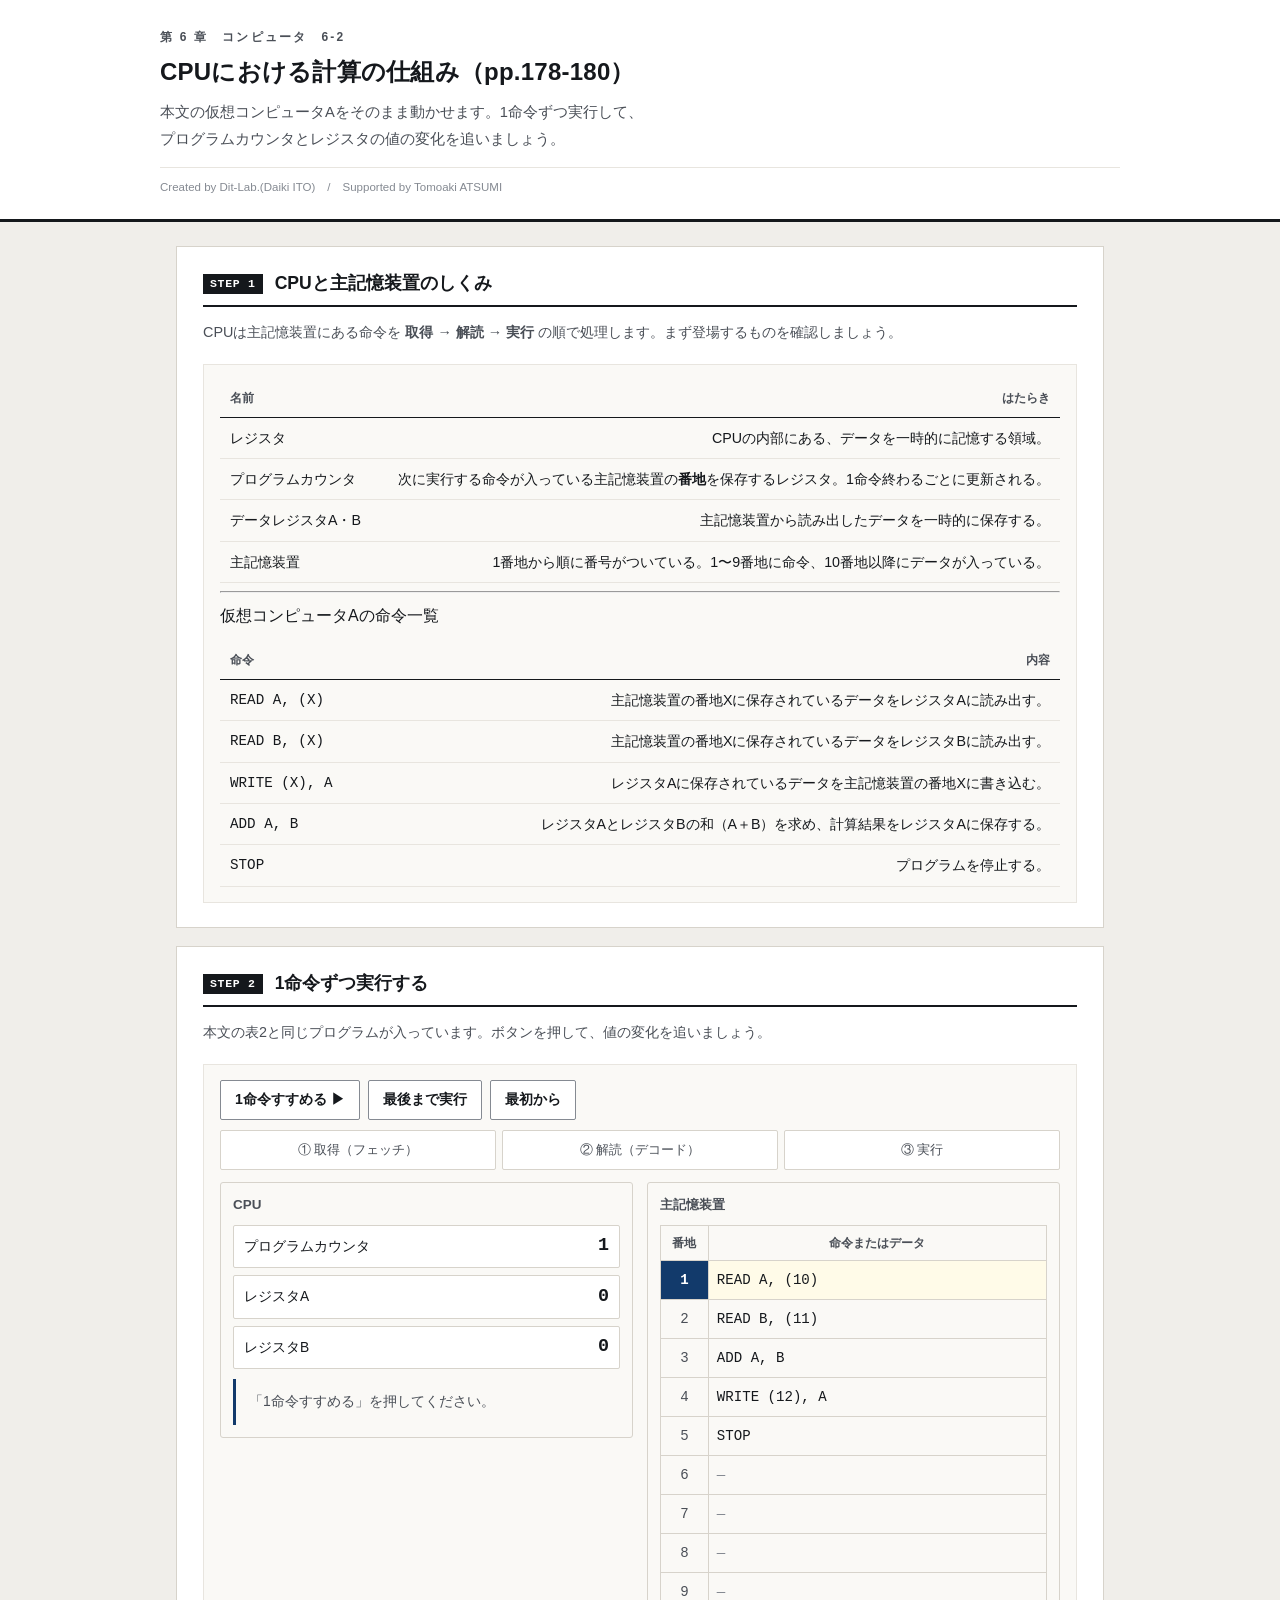
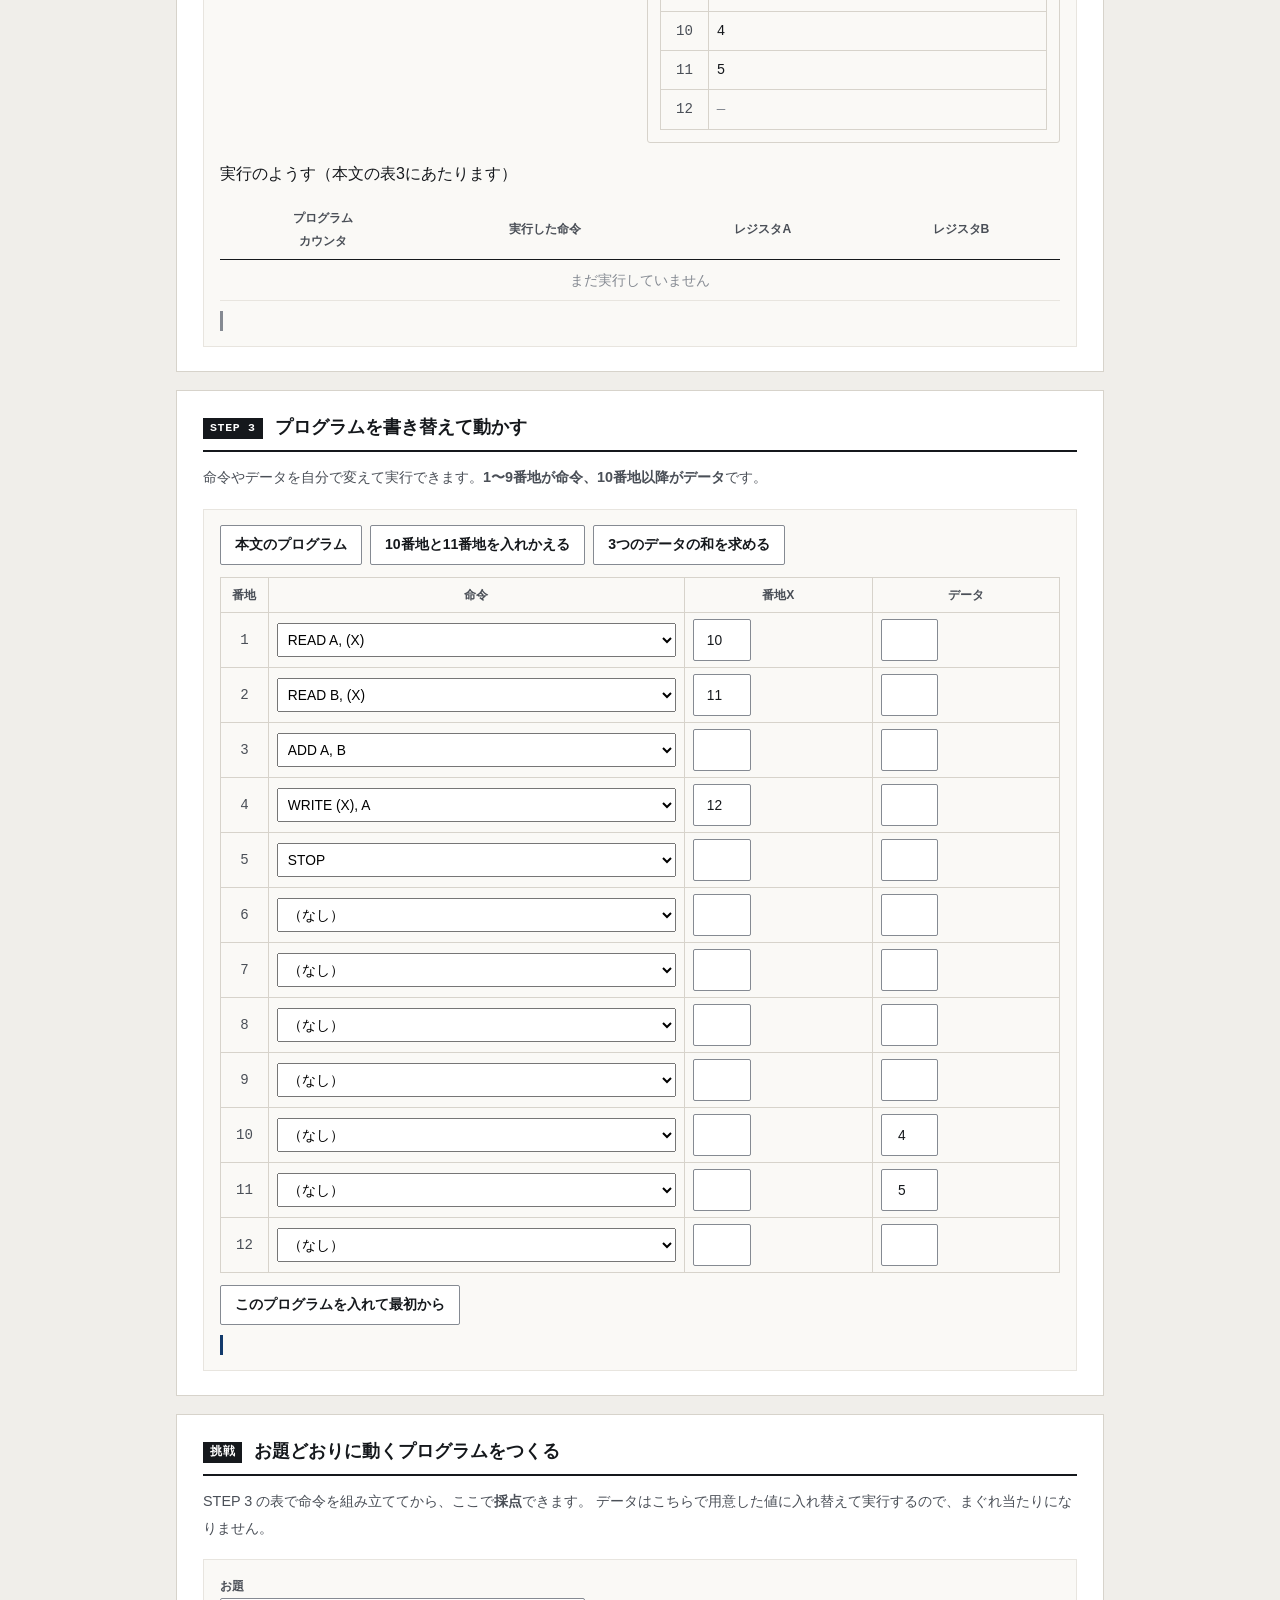
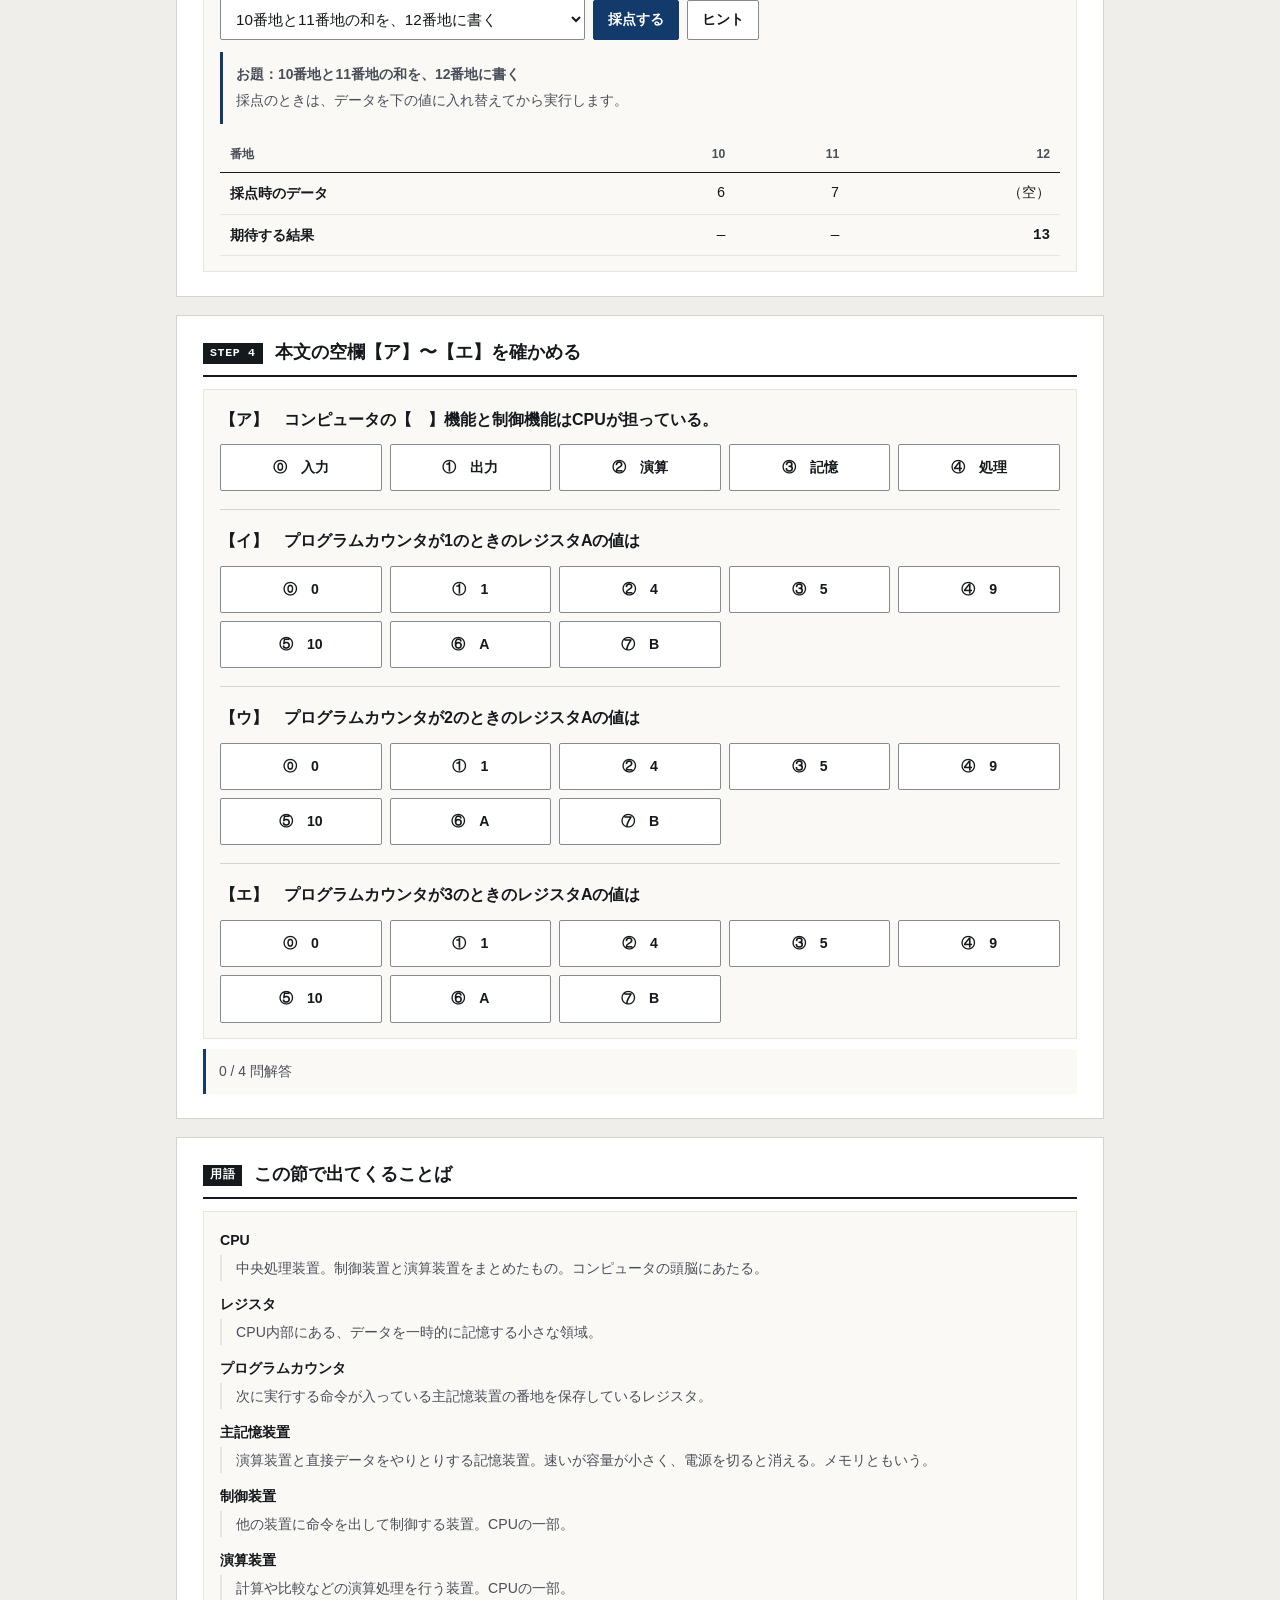
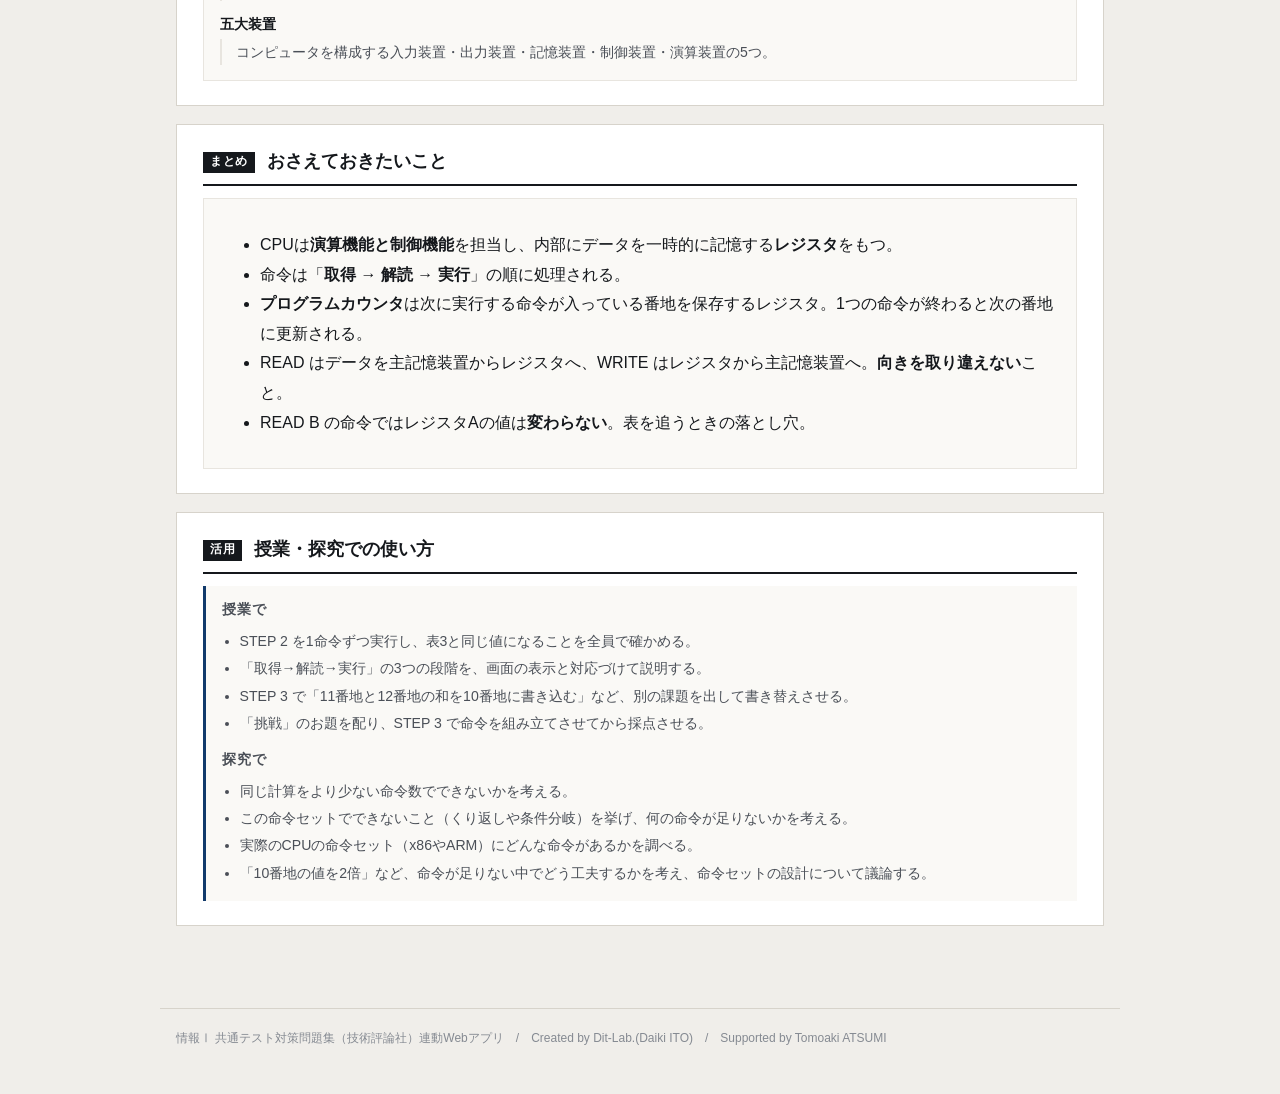
<file: index.html>
<!DOCTYPE html>
<html lang="ja">
<head>
<meta charset="UTF-8">
<meta name="viewport" content="width=device-width, initial-scale=1.0">
<title>CPUにおける計算の仕組み｜情報Ⅰ共通テスト対策問題集</title>
<meta name="description" content="本文の仮想コンピュータAをそのまま動かせます。1命令ずつ実行して、プログラムカウンタとレジスタの値の変化を追いましょう。">
<link rel="icon" href="data:image/svg+xml,%3Csvg xmlns=%22http://www.w3.org/2000/svg%22 viewBox=%220 0 32 32%22%3E%3Crect width=%2232%22 height=%2232%22 fill=%22%2315181c%22/%3E%3Ctext x=%2216%22 y=%2222%22 font-size=%2218%22 font-family=%22monospace%22 fill=%22%23fff%22 text-anchor=%22middle%22%3E01%3C/text%3E%3C/svg%3E">
<link rel="stylesheet" href="css/style.css?v=88681cd4">
<link rel="stylesheet" href="css/app.css?v=8c3cafe0">
</head>
<body>

<header class="app-header">
  <div class="inner">
    <span class="eyebrow">第 6 章　コンピュータ　6-2</span>
    <h1>CPUにおける計算の仕組み（pp.178-180）</h1>
    <p class="lead">本文の仮想コンピュータAをそのまま動かせます。1命令ずつ実行して、プログラムカウンタとレジスタの値の変化を追いましょう。</p>
    <p class="credit">Created by Dit-Lab.(Daiki ITO)　/　Supported by Tomoaki ATSUMI</p>
  </div>
</header>

<main class="wrap">
  <section class="step" id="step1">
    <h2><span class="no">STEP 1</span>CPUと主記憶装置のしくみ</h2>
    <p class="desc">CPUは主記憶装置にある命令を <strong>取得 → 解読 → 実行</strong> の順で処理します。まず登場するものを確認しましょう。</p>
    <div class="panel">
      <div class="tbl-scroll"><table class="tbl" id="partsTable"></table></div>
      <hr class="sep">
      <p class="qhead">仮想コンピュータAの命令一覧</p>
      <div class="tbl-scroll"><table class="tbl" id="isaTable"></table></div>
    </div>
  </section>

  <section class="step" id="step2">
    <h2><span class="no">STEP 2</span>1命令ずつ実行する</h2>
    <p class="desc">本文の表2と同じプログラムが入っています。ボタンを押して、値の変化を追いましょう。</p>
    <div class="panel">
      <div class="btn-row">
        <button class="btn" id="runStep">1命令すすめる ▶</button>
        <button class="btn" id="runAll">最後まで実行</button>
        <button class="btn" id="runReset">最初から</button>
      </div>
      <div class="phase" id="phaseBox">
        <div class="p" data-p="0">① 取得（フェッチ）</div>
        <div class="p" data-p="1">② 解読（デコード）</div>
        <div class="p" data-p="2">③ 実行</div>
      </div>
      <div class="machine" style="margin-top:12px">
        <div class="regbox">
          <h4>CPU</h4>
          <div class="reg" id="regPC"><span class="nm">プログラムカウンタ</span><span class="v">1</span></div>
          <div class="reg" id="regA"><span class="nm">レジスタA</span><span class="v">0</span></div>
          <div class="reg" id="regB"><span class="nm">レジスタB</span><span class="v">0</span></div>
          <div class="note info" id="curInst" style="margin-top:10px">「1命令すすめる」を押してください。</div>
        </div>
        <div class="regbox">
          <h4>主記憶装置</h4>
          <div class="tbl-scroll"><table class="mem" id="memTable"></table></div>
        </div>
      </div>
      <p class="qhead" style="margin-top:16px">実行のようす（本文の表3にあたります）</p>
      <div class="tbl-scroll"><table class="tbl trace" id="traceTable"></table></div>
      <div class="note" id="runNote" style="margin-top:10px"></div>
    </div>
  </section>

  <section class="step" id="step3">
    <h2><span class="no">STEP 3</span>プログラムを書き替えて動かす</h2>
    <p class="desc">命令やデータを自分で変えて実行できます。<strong>1〜9番地が命令、10番地以降がデータ</strong>です。</p>
    <div class="panel">
      <div class="btn-row" style="flex-wrap:wrap">
        <button class="btn" id="preBook">本文のプログラム</button>
        <button class="btn" id="preSwap">10番地と11番地を入れかえる</button>
        <button class="btn" id="preSum3">3つのデータの和を求める</button>
      </div>
      <div class="tbl-scroll" style="margin-top:12px"><table class="mem progedit" id="editTable"></table></div>
      <div class="btn-row" style="margin-top:12px">
        <button class="btn" id="applyProg">このプログラムを入れて最初から</button>
      </div>
      <div class="note info" id="editNote" style="margin-top:10px"></div>
    </div>
  </section>

  <section class="step" id="stepTask">
    <h2><span class="no">挑戦</span>お題どおりに動くプログラムをつくる</h2>
    <p class="desc">STEP 3 の表で命令を組み立ててから、ここで<strong>採点</strong>できます。
      データはこちらで用意した値に入れ替えて実行するので、まぐれ当たりになりません。</p>
    <div class="panel">
      <div class="btn-row" style="flex-wrap:wrap;align-items:flex-end">
        <label class="fld" for="taskSel" style="margin:0">お題<br>
          <select id="taskSel" class="sel" style="width:24em"></select></label>
        <button class="btn primary" id="taskRun">採点する</button>
        <button class="btn" id="taskHint">ヒント</button>
      </div>
      <div class="note info" id="taskDesc" style="margin-top:12px"></div>
      <div class="tbl-scroll" style="margin-top:12px"><table class="tbl" id="taskTable"></table></div>
      <div class="note" id="taskFb" hidden style="margin-top:12px"></div>
    </div>
  </section>

  <section class="step" id="step4">
    <h2><span class="no">STEP 4</span>本文の空欄【ア】〜【エ】を確かめる</h2>
    <div class="panel" id="blankBox"></div>
    <div class="note" id="blankNote" style="margin-top:10px"></div>
  </section>

  <section class="step" id="glossary">
    <h2><span class="no">用語</span>この節で出てくることば</h2>
    <div class="panel"><div id="glossBox"></div></div>
  </section>

  <section class="step" id="wrap">
    <h2><span class="no">まとめ</span>おさえておきたいこと</h2>
    <div class="panel">
      <ul class="bullets">
        <li>CPUは<strong>演算機能と制御機能</strong>を担当し、内部にデータを一時的に記憶する<strong>レジスタ</strong>をもつ。</li>
        <li>命令は「<strong>取得 → 解読 → 実行</strong>」の順に処理される。</li>
        <li><strong>プログラムカウンタ</strong>は次に実行する命令が入っている番地を保存するレジスタ。1つの命令が終わると次の番地に更新される。</li>
        <li>READ はデータを主記憶装置からレジスタへ、WRITE はレジスタから主記憶装置へ。<strong>向きを取り違えない</strong>こと。</li>
        <li>READ B の命令ではレジスタAの値は<strong>変わらない</strong>。表を追うときの落とし穴。</li>
      </ul>
    </div>
  </section>

  <section class="step">
    <h2><span class="no">活用</span>授業・探究での使い方</h2>
    <div class="use-note">
      <h3>授業で</h3>
      <ul>
        <li>STEP 2 を1命令ずつ実行し、表3と同じ値になることを全員で確かめる。</li>
        <li>「取得→解読→実行」の3つの段階を、画面の表示と対応づけて説明する。</li>
        <li>STEP 3 で「11番地と12番地の和を10番地に書き込む」など、別の課題を出して書き替えさせる。</li>
        <li>「挑戦」のお題を配り、STEP 3 で命令を組み立てさせてから採点させる。</li>
      </ul>
      <h3 style="margin-top:12px">探究で</h3>
      <ul>
        <li>同じ計算をより少ない命令数でできないかを考える。</li>
        <li>この命令セットでできないこと（くり返しや条件分岐）を挙げ、何の命令が足りないかを考える。</li>
        <li>実際のCPUの命令セット（x86やARM）にどんな命令があるかを調べる。</li>
        <li>「10番地の値を2倍」など、命令が足りない中でどう工夫するかを考え、命令セットの設計について議論する。</li>
      </ul>
    </div>
  </section>

</main>

<footer class="app-footer">
  情報Ⅰ 共通テスト対策問題集（技術評論社）連動Webアプリ　/　Created by Dit-Lab.(Daiki ITO)　/　Supported by Tomoaki ATSUMI
</footer>

<script src="js/terms.js?v=31ea8772"></script>
<script src="js/app.js?v=0a68e9ec"></script>
</body>
</html>
</file>
<file: css/style.css>
/* =========================================================
   情報Ⅰ 共通テスト対策問題集 — Web アプリ共通スタイル
   紙面（参考書）に寄せた設計。装飾色は使わず、色は意味を持つときだけ。
   ========================================================= */

:root{
  --paper:#ffffff;
  --paper-2:#faf9f6;      /* うすい紙 */
  --bg:#f0eeea;           /* 台紙 */
  --ink:#15181c;
  --ink-2:#4a4f57;
  --ink-3:#858a92;
  --rule:#d7d3cb;
  /* 旧名のまま書かれているアプリ用の別名（未定義だと枠線や文字色が消えるため） */
  --line: var(--rule);
  --muted: var(--ink-2);
  --sans: var(--font);         /* 罫線 */
  --rule-2:#e8e5df;
  --accent:#123a6b;       /* 濃紺。主要操作と現在地だけに使う */
  --accent-w:#e9eef6;
  --zero:#c0392b;         /* 左＝0 */
  --one:#1d4ed8;          /* 右＝1 */
  --ok:#1f7a3d;   --ok-bg:#eef6f0;
  --ng:#b3261e;   --ng-bg:#fbefee;
  --warn:#8a5a00; --warn-bg:#fbf5e8;
  --font:"Hiragino Kaku Gothic ProN","Hiragino Sans","Yu Gothic Medium","Yu Gothic",
         "Noto Sans JP",Meiryo,-apple-system,BlinkMacSystemFont,sans-serif;
  --mono:"SFMono-Regular",Menlo,Consolas,"Courier New",monospace;
}

*{box-sizing:border-box}
[hidden]{display:none !important}
html{-webkit-text-size-adjust:100%}
body{
  margin:0; background:var(--bg); color:var(--ink);
  font-family:var(--font); font-size:16px; line-height:1.85;
  font-feature-settings:"palt" 1;
}
h1,h2,h3,h4{line-height:1.45; margin:0; font-weight:700}
p{margin:0 0 .75em} p:last-child{margin-bottom:0}
a{color:var(--accent)}

/* ---------- 標題 ---------- */
.app-header{background:var(--paper); border-bottom:3px solid var(--ink); padding:26px 20px 20px}
.app-header .inner{max-width:960px; margin:0 auto}
.app-header .eyebrow{
  font-size:.75rem; font-weight:700; color:var(--ink-2); letter-spacing:.18em;
  display:block; margin-bottom:7px;
}
.app-header h1{font-size:1.5rem; letter-spacing:.01em}
.app-header .lead{font-size:.92rem; color:var(--ink-2); margin-top:9px; max-width:60ch}
.app-header .credit{
  font-size:.72rem; color:var(--ink-3); margin-top:14px;
  padding-top:9px; border-top:1px solid var(--rule-2);
}

/* ---------- 版面 ---------- */
.wrap{max-width:960px; margin:0 auto; padding:24px 16px 64px}
.step{background:var(--paper); border:1px solid var(--rule); padding:24px 26px; margin-bottom:18px}
.step > h2{
  display:flex; align-items:baseline; gap:12px; font-size:1.1rem;
  padding-bottom:9px; border-bottom:2px solid var(--ink); margin-bottom:12px;
}
.step > h2 .no{
  flex:none; font-family:var(--mono); font-size:.72rem; font-weight:700;
  background:var(--ink); color:var(--paper); padding:2px 7px; letter-spacing:.06em;
  position:relative; top:-2px;
}
.step > .desc{color:var(--ink-2); font-size:.9rem; margin-bottom:18px}
.step[hidden]{display:none}

.grid{display:grid; gap:20px}
.grid > *{min-width:0}          /* 子の中身で列が広がるのを防ぐ */
@media(min-width:800px){ .grid.c2{grid-template-columns:1fr 1fr} }
@media(min-width:800px){ .grid.c21{grid-template-columns:1.45fr 1fr} }

.panel{border:1px solid var(--rule-2); background:var(--paper-2); padding:15px 16px; min-width:0}
.panel > h3{
  font-size:.8rem; font-weight:700; color:var(--ink-2); letter-spacing:.08em;
  margin-bottom:12px; padding-bottom:6px; border-bottom:1px solid var(--rule);
}

/* ---------- 部品 ---------- */
.btn{
  appearance:none; border:1px solid var(--ink-3); background:var(--paper); color:var(--ink);
  font-family:inherit; font-size:.88rem; font-weight:700; padding:8px 14px;
  border-radius:2px; cursor:pointer; min-height:40px; line-height:1.4;
  transition:background .12s, border-color .12s, color .12s;
}
.btn:hover:not(:disabled){background:var(--accent-w); border-color:var(--accent); color:var(--accent)}
.btn:disabled{opacity:.35; cursor:not-allowed}
.btn.primary{background:var(--accent); color:var(--paper); border-color:var(--accent)}
.btn.primary:hover:not(:disabled){background:#0d2c53; color:var(--paper)}
.btn.ghost{border-color:var(--rule); color:var(--ink-2)}
.btn.sm{font-size:.8rem; padding:5px 10px; min-height:34px}
.btn-row{display:flex; flex-wrap:wrap; gap:8px; align-items:center}

/* タブ（見出し下線式） */
.seg{display:flex; gap:0; border-bottom:1px solid var(--rule)}
.seg button{
  appearance:none; border:0; background:transparent; font-family:inherit; font-size:.88rem;
  font-weight:700; color:var(--ink-3); padding:9px 4px; margin-right:26px; cursor:pointer;
  border-bottom:3px solid transparent; margin-bottom:-1px; min-height:40px;
}
.seg button:hover{color:var(--ink-2)}
.seg button[aria-pressed="true"]{color:var(--ink); border-bottom-color:var(--accent)}

label.fld{display:block; font-size:.78rem; font-weight:700; color:var(--ink-2); margin-bottom:5px; letter-spacing:.04em}
input[type=text], textarea, input[type=number]{
  width:100%; font-family:inherit; font-size:1rem; color:var(--ink);
  border:1px solid var(--ink-3); border-radius:2px; padding:9px 11px;
  background:var(--paper); min-height:42px;
}
input:focus, textarea:focus{outline:2px solid var(--accent); outline-offset:-1px; border-color:var(--accent)}
.btn:focus-visible, .seg button:focus-visible, .node-card:focus-visible{outline:2px solid var(--accent); outline-offset:2px}
textarea{resize:vertical; line-height:1.7}
.mono{font-family:var(--mono)}

table.tbl{width:100%; border-collapse:collapse; font-size:.89rem}
table.tbl th, table.tbl td{border-bottom:1px solid var(--rule-2); padding:7px 10px; text-align:right}
table.tbl th:first-child, table.tbl td:first-child{text-align:left}
table.tbl thead th{border-bottom:1.5px solid var(--ink); font-size:.76rem; color:var(--ink-2); font-weight:700; white-space:nowrap}
.tbl-scroll{overflow-x:auto; -webkit-overflow-scrolling:touch; max-width:100%}

.note{padding:10px 13px; font-size:.87rem; border-left:3px solid var(--ink-3); background:var(--paper-2); overflow-wrap:break-word; word-break:break-word}
.note.ok{background:var(--ok-bg); border-left-color:var(--ok); color:#123f22}
.note.ng{background:var(--ng-bg); border-left-color:var(--ng); color:#6d1a15}
.note.info{background:var(--paper-2); border-left-color:var(--accent); color:var(--ink-2)}
.note.warn{background:var(--warn-bg); border-left-color:var(--warn); color:#5c3d00}
.note[hidden]{display:none}

.badge{
  display:inline-block; font-size:.72rem; font-weight:700; padding:1px 7px;
  border:1px solid var(--rule); color:var(--ink-2); background:var(--paper); letter-spacing:.04em;
}

/* 数値は罫線で仕切るだけ。カードにしない */
.metrics{display:flex; flex-wrap:wrap; gap:0; border-top:1px solid var(--rule)}
.metric{flex:1 1 130px; padding:11px 14px 11px 0; border-right:1px solid var(--rule-2)}
.metric:last-child{border-right:0}
.metric .k{font-size:.74rem; color:var(--ink-3); font-weight:700; letter-spacing:.05em}
.metric .v{font-size:1.6rem; font-weight:700; line-height:1.3; font-family:var(--mono); letter-spacing:-.01em}
.metric .s{font-size:.76rem; color:var(--ink-2)}

.bit0{color:var(--zero); font-weight:700}
.bit1{color:var(--one); font-weight:700}

.app-footer{
  max-width:960px; margin:0 auto; padding:18px 16px 44px; color:var(--ink-3);
  font-size:.75rem; border-top:1px solid var(--rule);
}
.sr-only{position:absolute;width:1px;height:1px;overflow:hidden;clip:rect(0 0 0 0);white-space:nowrap}

@media(max-width:640px){
  body{font-size:15px}
  .app-header{padding:20px 16px 16px}
  .app-header h1{font-size:1.16rem}
  .wrap{padding:16px 12px 52px}
  .step{padding:18px 15px}
  .seg button{margin-right:18px; font-size:.84rem}
  .metric{flex-basis:50%; border-right:0}
}
@media (prefers-reduced-motion:reduce){ *{animation:none!important; transition:none!important} }

/* ---------- 自分のデータ・共有・印刷 ---------- */
.toolbar{display:flex; flex-wrap:wrap; gap:8px; align-items:center; margin-top:12px;
  padding-top:12px; border-top:1px solid var(--rule-2)}
.toolbar .hint{font-size:.78rem; color:var(--ink-3)}
.paste-area{width:100%; min-height:110px; font-family:var(--mono); font-size:.86rem}
.use-note{background:var(--paper-2); border-left:3px solid var(--accent); padding:14px 16px; font-size:.88rem}
.use-note h3{font-size:.86rem; letter-spacing:.06em; margin-bottom:8px; color:var(--ink-2)}
.use-note ol, .use-note ul{margin:0; padding-left:1.25em; line-height:1.95; color:var(--ink-2)}

@media print{
  body{background:#fff}
  .app-header{border-bottom:2px solid #000}
  .step{border:1px solid #bbb; break-inside:avoid; page-break-inside:avoid; margin-bottom:12px}
  .btn, .seg, .toolbar, input[type=range]{display:none !important}
  .note{border-left-width:2px}
  a[href]:after{content:""}
}

/* ---------- 入力グリッド ---------- */
.dg-scroll{overflow:auto; -webkit-overflow-scrolling:touch; border:1px solid var(--rule); background:var(--paper); max-height:420px}
table.dg{border-collapse:collapse; font-family:var(--mono); font-size:.9rem; min-width:100%}
table.dg th, table.dg td{border:1px solid var(--rule-2); padding:0}
table.dg thead th{background:var(--paper-2); position:sticky; top:0; z-index:2}
table.dg .dg-n{background:var(--paper-2); color:var(--ink-3); font-size:.76rem; font-weight:400;
  text-align:center; min-width:34px; padding:0 4px; position:sticky; left:0; z-index:1}
table.dg .dg-corner{background:var(--paper-2); min-width:34px; position:sticky; left:0; z-index:3}
table.dg .dg-act{background:var(--paper-2); width:34px}
.dg-h, .dg-c{width:100%; min-width:96px; border:0; background:transparent; font-family:inherit;
  font-size:.9rem; padding:8px 9px; color:var(--ink); min-height:38px}
.dg-h{font-weight:700; font-family:var(--font); font-size:.82rem; color:var(--ink-2)}
.dg-c.num{text-align:right}
.dg-c:focus, .dg-h:focus{outline:2px solid var(--accent); outline-offset:-2px; background:var(--accent-w)}
.dg-del{border:0; background:transparent; color:var(--ink-3); cursor:pointer; width:32px; height:34px; font-size:1rem}
.dg-del:hover{color:var(--ng)}
.dg-tools{display:flex; flex-wrap:wrap; gap:8px; align-items:center; margin-top:10px}
.dg-hint{font-size:.76rem; color:var(--ink-3)}

/* ---------- ファイル読み込み ---------- */
.filebox{display:flex; flex-wrap:wrap; gap:10px; align-items:center; padding:12px;
  border:1px dashed var(--rule); background:var(--paper-2)}
.filebox input[type=file]{font-size:.85rem; font-family:inherit; max-width:100%}
.filebox .sel{max-width:220px}
.filelabel{display:inline-flex; align-items:center; gap:6px; font-size:.85rem; font-weight:700;
  border:1px solid var(--ink-3); background:var(--paper); padding:8px 14px; border-radius:2px; cursor:pointer; min-height:40px}
.filelabel:hover{border-color:var(--accent); color:var(--accent); background:var(--accent-w)}
.filelabel input{display:none}

/* ---------- 用語解説 ---------- */
.term{position:relative; border-bottom:1.5px dotted var(--accent); cursor:help; color:var(--accent); font-weight:700}
.term .term-pop{display:none; position:absolute; left:0; top:1.7em; z-index:50; width:min(300px,78vw);
  background:var(--paper); border:1px solid var(--ink-3); box-shadow:0 6px 20px rgba(0,0,0,.14);
  padding:10px 12px; font-size:.82rem; font-weight:400; color:var(--ink-2); line-height:1.75;
  border-left:3px solid var(--accent); cursor:auto; text-align:left}
.term .term-pop b{display:block; color:var(--ink); font-size:.86rem; margin-bottom:3px}
.term.open .term-pop{display:block}
dl.gloss{margin:0; font-size:.88rem}
dl.gloss dt{font-weight:700; color:var(--ink); margin-top:10px}
dl.gloss dt:first-child{margin-top:0}
dl.gloss dd{margin:2px 0 0; color:var(--ink-2); line-height:1.85; padding-left:1em; border-left:2px solid var(--rule-2)}
@media print{ .term{border-bottom:0; color:inherit} .term .term-pop{display:none !important} }

/* ---------- スマホ・タブレット ---------- */
@media (max-width:1024px){
  /* iOS で入力時に画面が勝手に拡大するのを防ぐ（16px 未満だとズームする） */
  input[type=text], input[type=number], textarea, select, .dg-c, .dg-h{ font-size:16px }
  .dg-c, .dg-h{ min-width:110px }
}
@media (max-width:820px){
  .grid.c2,.grid.c21{grid-template-columns:1fr}
  .dg-scroll{max-height:340px}
  .filebox{flex-direction:column; align-items:stretch}
  .filebox .sel{max-width:100%}
  .term .term-pop{left:auto; right:0; width:min(280px,86vw)}
}
@media (max-width:480px){
  .step > h2{font-size:1rem; flex-wrap:wrap}
  .metrics{gap:0}
  .metric{flex-basis:50%; padding-right:10px}
  .metric .v{font-size:1.3rem}
  .btn{padding:8px 12px}
  .dg-tools{gap:6px}
  .dg-hint{width:100%}
}
/* タッチ操作でのスクロールを滑らかに */
.tbl-scroll, .dg-scroll, .tree-box{ -webkit-overflow-scrolling:touch; overscroll-behavior-x:contain }

/* 幅指定つきの入力欄がスマートフォンではみ出さないようにする */
input[type=text], input[type=number], input[type=search], textarea, select{ max-width:100% }
.btn-row > label{ min-width:0; max-width:100% }
.btn-row > label input, .btn-row > label select{ max-width:100% }

/* 共通：○×判定・並べかえ（quiz.js 用） */
.abcde{border:1px solid var(--rule); border-radius:3px; overflow:hidden}
.abcde > div{border-top:1px solid var(--rule); padding:10px 12px}
.abcde > div:first-child{border-top:0}
.abcde .st{display:flex; gap:10px; align-items:flex-start; flex-wrap:wrap}
.abcde .st .k{font-weight:700; font-family:var(--mono); min-width:1.4em}
.abcde .st .t{flex:1; min-width:12em}
.abcde .jb{display:flex; gap:6px}
.abcde .jb .btn{min-width:3.4em; padding:6px 10px; text-align:center}
.prep{display:grid; grid-template-columns:repeat(auto-fit,minmax(150px,1fr)); gap:10px; margin-top:10px}
.prep .slot{border:1px dashed var(--ink-3); border-radius:3px; padding:10px; min-height:92px; background:var(--paper)}
.prep .slot.filled{border-style:solid}
.prep .slot .tag{font:700 .74rem/1.4 var(--mono); color:var(--accent); display:block; margin-bottom:6px}
.prep .slot .txt{font-size:.86rem; line-height:1.7}
.cards{display:flex; flex-wrap:wrap; gap:8px; margin-top:10px}
.cards .c{border:1px solid var(--ink-3); border-radius:3px; padding:9px 12px; background:var(--paper);
  cursor:pointer; font-size:.88rem; max-width:100%; text-align:left; font-family:inherit; color:var(--ink)}
.cards .c:hover{background:var(--warn-bg)}
.cards .c.used{opacity:.35; pointer-events:none}

/* --- 予想してから実行 --- */
.pmark{display:inline-block; background:var(--accent); color:#fff; font-size:.7rem; font-weight:700;
  letter-spacing:.08em; padding:2px 7px; border-radius:2px; margin-right:8px; vertical-align:2px}
input.pin{font-size:1.05rem; padding:7px 10px; border:1px solid var(--rule); border-radius:3px;
  width:9em; max-width:100%; background:#fff}
.btn-row .unit{color:var(--muted); font-size:.9rem}
.choice4 .btn.on{border-color:var(--accent); box-shadow:inset 0 0 0 1px var(--accent); font-weight:700}
/* 設問文の見出し（flex ではなく通常の段落。.qhead は左右振り分け用なので用途が別） */
.pq{margin:0 0 10px; font-weight:700; line-height:1.85}

/* --- 自分のテーマでやってみる（ワークシート） --- */
.wsheet{display:grid; gap:14px}
@media(min-width:760px){ .wsheet{grid-template-columns:1fr 1fr} }
.wsf{display:block}
.wsf .wsl{display:block; font-weight:700; font-size:.9rem; margin-bottom:3px}
.wsf .wsh{display:block; font-size:.78rem; color:var(--muted); margin-bottom:5px; line-height:1.6}
.wsf textarea{width:100%; max-width:100%; font:inherit; font-size:.92rem; line-height:1.75;
  padding:8px 10px; border:1px solid var(--rule); border-radius:3px; background:#fff; resize:vertical}
.wsf textarea:focus{outline:2px solid var(--accent); outline-offset:-2px}
.wsout{margin-top:14px; border:1px solid var(--ink-3); border-radius:3px; background:#fff; padding:16px 18px}
.wsout h4{margin:0 0 10px; font-size:1rem}
.wsout dl{margin:0}
.wsout dt{font-weight:700; font-size:.84rem; color:var(--accent); margin-top:10px}
.wsout dd{margin:2px 0 0; font-size:.92rem; line-height:1.85; white-space:pre-wrap}
.wsout .wsmsg{margin:10px 0 0; font-size:.86rem; color:var(--muted)}
@media print{
  .app-header, .btn-row, .step:not(.wsprint){ display:none !important }
  .wsout{border:none; padding:0}
}
</file>
<file: css/app.css>
.qhead{display:flex; justify-content:space-between; align-items:center; margin-bottom:12px}
.card-q{border:1px solid var(--rule); background:var(--paper); padding:18px; margin-bottom:14px}
.q-scene{font-size:1rem; font-weight:700; line-height:1.9}
.choice4{display:grid; gap:8px; grid-template-columns:repeat(auto-fit,minmax(160px,1fr))}
.choice4 .btn{text-align:left; line-height:1.65; padding:11px 13px}
.choice4 .btn.correct{background:var(--ok-bg); border-color:var(--ok); color:var(--ok)}
.choice4 .btn.wrong{background:var(--ng-bg); border-color:var(--ng); color:var(--ng)}
.choice4.locked{pointer-events:none}
.sel{width:100%; font-family:inherit; font-size:.95rem; padding:9px 11px; min-height:42px;
  border:1px solid var(--ink-3); border-radius:2px; background:var(--paper); color:var(--ink)}
input[type=range]{width:100%; accent-color:var(--accent); height:34px}
.why{font-size:.85rem; color:var(--ink-2); line-height:1.85}
.eqbox{font-family:var(--mono); font-size:1.02rem; font-weight:700; text-align:center; padding:14px;
  border:1px solid var(--rule); background:var(--paper-2); line-height:1.8}
.blankin{border:1.5px solid var(--accent); background:#fff; padding:6px 8px; text-align:center;
  font-family:var(--mono); min-height:38px; font-size:.95rem; max-width:120px}
.blankin.ok{border-color:var(--ok); background:var(--ok-bg)}
.blankin.ng{border-color:var(--ng); background:var(--ng-bg)}
table.tbl td .blankin{width:100%; max-width:none}

/* --- 6-2 CPUの仕組み --- */
.machine{display:grid;grid-template-columns:repeat(auto-fit,minmax(260px,1fr));gap:14px;align-items:start}
.regbox{border:1px solid var(--line);border-radius:3px;padding:12px}
.regbox h4{margin:0 0 10px;font-size:.84rem;color:var(--muted)}
.reg{display:flex;justify-content:space-between;align-items:center;border:1px solid var(--line);
  border-radius:2px;padding:8px 10px;margin-bottom:7px;background:#fff}
.reg .nm{font-size:.86rem}
.reg .v{font:700 1.15rem/1 var(--mono)}
.reg.hit{border-color:#c0392b;background:var(--ng-bg)}
.reg.hit .v{color:#c0392b}
table.mem{width:100%;border-collapse:collapse;font-size:.88rem}
table.mem th,table.mem td{border:1px solid var(--line);padding:6px 8px}
table.mem th{background:var(--paper-2);font-size:.76rem;color:var(--muted);font-weight:700}
table.mem td.ad{width:3.4em;text-align:center;font-family:var(--mono);color:var(--muted)}
table.mem tr.cur td{background:#fffbe8}
table.mem tr.cur td.ad{background:#123a6b;color:#fff;font-weight:700}
table.mem tr.wrote td{background:var(--ok-bg)}
table.mem td.mono{font-family:var(--mono)}
.phase{display:flex;gap:6px;margin:10px 0}
.phase .p{flex:1;border:1px solid var(--line);border-radius:2px;padding:7px 4px;text-align:center;font-size:.82rem;color:var(--muted);background:#fff}
.phase .p.on{background:#123a6b;color:#fff;border-color:#123a6b;font-weight:700}
.trace th, .trace td{text-align:center !important}
.trace td.mono{font-family:var(--mono)}
.progedit select{font-size:.86rem;padding:4px 6px;min-height:34px;width:100%}
.progedit input{font-size:.86rem;padding:4px 6px;width:4.2em;text-align:center}
</file>
